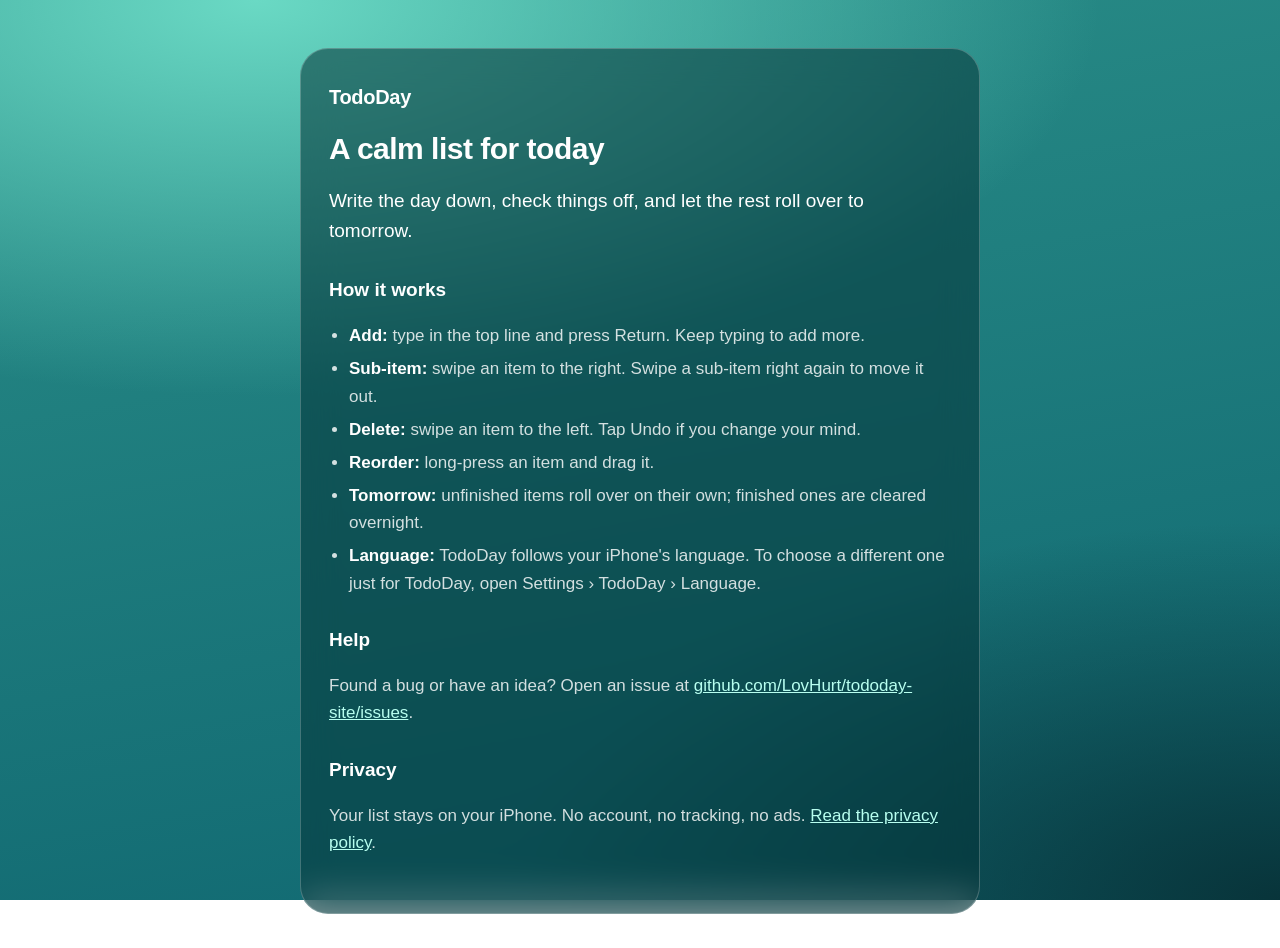
<file: index.html>
<!doctype html>
<html lang="en">
<head>
<meta charset="utf-8">
<meta name="viewport" content="width=device-width, initial-scale=1">
<title>TodoDay · Support</title>
<meta name="description" content="TodoDay: a calm daily to-do list. Help and contact.">
<link rel="stylesheet" href="style.css">
</head>
<body>
<main>
  <span class="brand">TodoDay</span>
  <h1>A calm list for today</h1>
  <p class="lead">Write the day down, check things off, and let the rest roll over to tomorrow.</p>

  <h2>How it works</h2>
  <ul>
    <li><strong>Add:</strong> type in the top line and press Return. Keep typing to add more.</li>
    <li><strong>Sub-item:</strong> swipe an item to the right. Swipe a sub-item right again to move it out.</li>
    <li><strong>Delete:</strong> swipe an item to the left. Tap Undo if you change your mind.</li>
    <li><strong>Reorder:</strong> long-press an item and drag it.</li>
    <li><strong>Tomorrow:</strong> unfinished items roll over on their own; finished ones are cleared overnight.</li>
    <li><strong>Language:</strong> TodoDay follows your iPhone's language. To choose a different one just for TodoDay, open Settings › TodoDay › Language.</li>
  </ul>

  <h2>Help</h2>
  <p>Found a bug or have an idea? Open an issue at <a href="https://github.com/LovHurt/tododay-site/issues">github.com/LovHurt/tododay-site/issues</a>.</p>

  <h2>Privacy</h2>
  <p>Your list stays on your iPhone. No account, no tracking, no ads. <a href="privacy.html">Read the privacy policy</a>.</p>
</main>
</body>
</html>
</file>
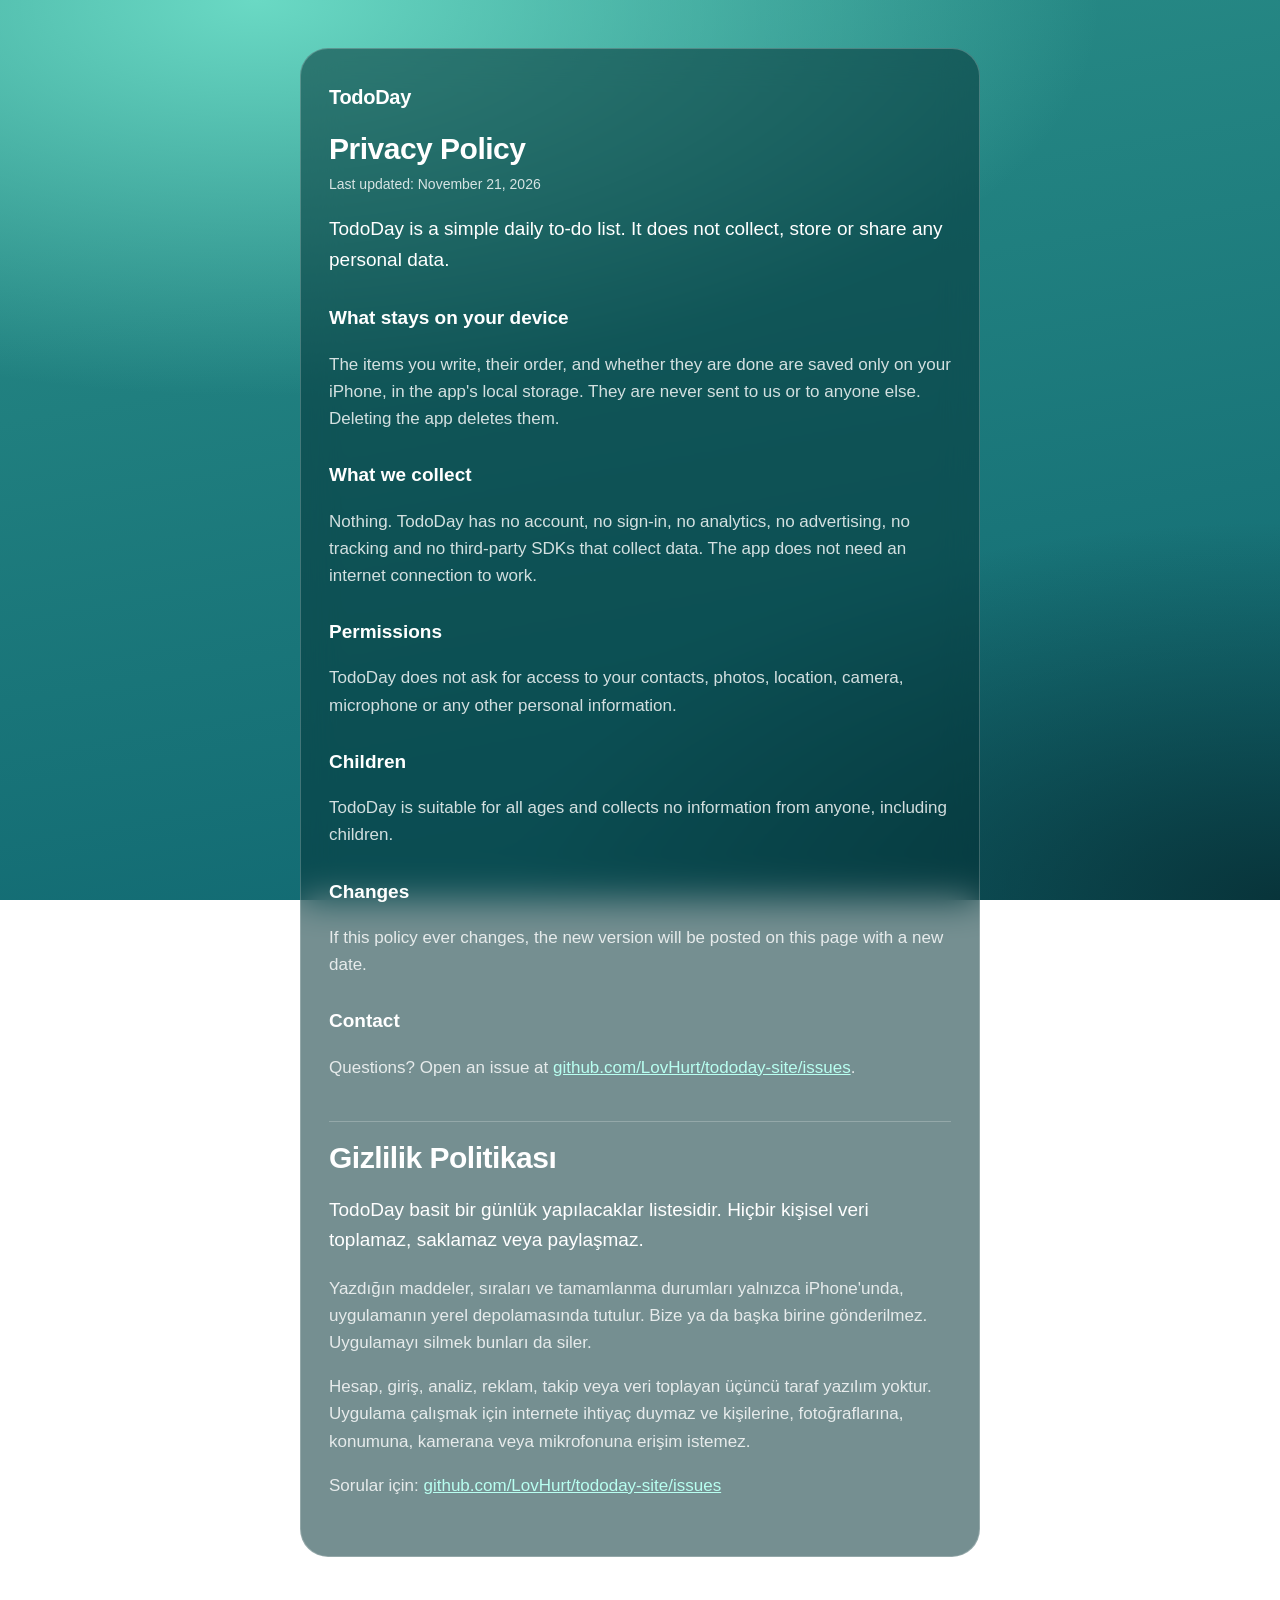
<file: privacy.html>
<!doctype html>
<html lang="en">
<head>
<meta charset="utf-8">
<meta name="viewport" content="width=device-width, initial-scale=1">
<title>TodoDay · Privacy Policy</title>
<meta name="description" content="TodoDay privacy policy: your list stays on your device. No account, no tracking, no ads.">
<link rel="stylesheet" href="style.css">
</head>
<body>
<main>
  <a class="brand" href="./">TodoDay</a>
  <h1>Privacy Policy</h1>
  <p class="meta">Last updated: November 21, 2026</p>

  <p class="lead">TodoDay is a simple daily to-do list. It does not collect, store or share any personal data.</p>

  <h2>What stays on your device</h2>
  <p>The items you write, their order, and whether they are done are saved only on your iPhone, in the app's local storage. They are never sent to us or to anyone else. Deleting the app deletes them.</p>

  <h2>What we collect</h2>
  <p>Nothing. TodoDay has no account, no sign-in, no analytics, no advertising, no tracking and no third-party SDKs that collect data. The app does not need an internet connection to work.</p>

  <h2>Permissions</h2>
  <p>TodoDay does not ask for access to your contacts, photos, location, camera, microphone or any other personal information.</p>

  <h2>Children</h2>
  <p>TodoDay is suitable for all ages and collects no information from anyone, including children.</p>

  <h2>Changes</h2>
  <p>If this policy ever changes, the new version will be posted on this page with a new date.</p>

  <h2>Contact</h2>
  <p>Questions? Open an issue at <a href="https://github.com/LovHurt/tododay-site/issues">github.com/LovHurt/tododay-site/issues</a>.</p>

  <hr>

  <h1 lang="tr">Gizlilik Politikası</h1>
  <div lang="tr">
    <p class="lead">TodoDay basit bir günlük yapılacaklar listesidir. Hiçbir kişisel veri toplamaz, saklamaz veya paylaşmaz.</p>
    <p>Yazdığın maddeler, sıraları ve tamamlanma durumları yalnızca iPhone'unda, uygulamanın yerel depolamasında tutulur. Bize ya da başka birine gönderilmez. Uygulamayı silmek bunları da siler.</p>
    <p>Hesap, giriş, analiz, reklam, takip veya veri toplayan üçüncü taraf yazılım yoktur. Uygulama çalışmak için internete ihtiyaç duymaz ve kişilerine, fotoğraflarına, konumuna, kamerana veya mikrofonuna erişim istemez.</p>
    <p>Sorular için: <a href="https://github.com/LovHurt/tododay-site/issues">github.com/LovHurt/tododay-site/issues</a></p>
  </div>
</main>
</body>
</html>
</file>
<file: style.css>
:root {
  --bg: #0f6670;
  --bg2: #2a8e88;
  --ink: #ffffff;
  --muted: rgba(255, 255, 255, 0.82);
  --card: rgba(4, 52, 56, 0.55);
  --line: rgba(255, 255, 255, 0.22);
  --accent: #b8fff0;
}
* { box-sizing: border-box; }
body {
  margin: 0;
  min-height: 100vh;
  font: 17px/1.6 -apple-system, BlinkMacSystemFont, "Inter", "Segoe UI", sans-serif;
  color: var(--ink);
  background: radial-gradient(120% 80% at 20% 0%, #6ad9c4 0%, transparent 55%),
    radial-gradient(100% 70% at 100% 100%, #08343a 0%, transparent 60%),
    linear-gradient(170deg, var(--bg2), var(--bg));
  background-attachment: fixed;
}
main {
  max-width: 680px;
  margin: 48px auto;
  padding: 32px 28px 40px;
  background: var(--card);
  border: 1px solid var(--line);
  border-radius: 28px;
  backdrop-filter: blur(18px);
  -webkit-backdrop-filter: blur(18px);
}
@media (max-width: 720px) {
  main { margin: 16px; padding: 24px 20px 32px; }
}
.brand { font-weight: 700; font-size: 20px; color: var(--ink); text-decoration: none; letter-spacing: -0.3px; }
h1 { font-size: 30px; line-height: 1.2; margin: 18px 0 6px; letter-spacing: -0.5px; }
h2 { font-size: 19px; margin: 28px 0 6px; }
p, li { color: var(--muted); }
.lead { font-size: 19px; color: var(--ink); }
.meta { font-size: 14px; margin-top: 0; }
a { color: var(--accent); }
ul { padding-left: 20px; }
li { margin: 6px 0; }
strong { color: var(--ink); }
hr { border: 0; border-top: 1px solid var(--line); margin: 40px 0 8px; }
</file>
